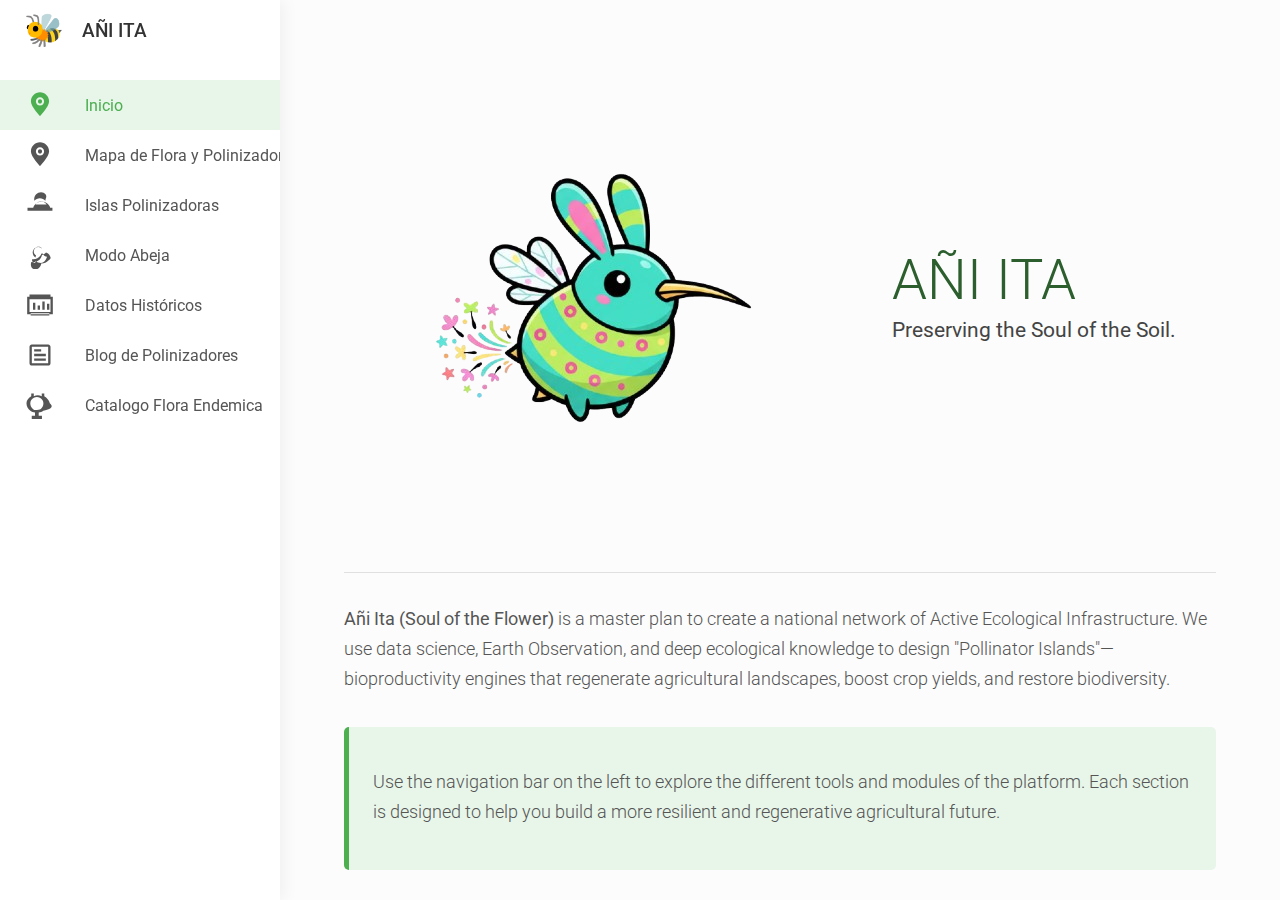
<file: dashboard.html>
<!DOCTYPE html>
<html lang="es">
<head>
    <meta charset="UTF-8">
    <meta name="viewport" content="width=device-width, initial-scale=1.0">
    <title>Plataforma AÑI ITA</title>
    <link rel="preconnect" href="https://fonts.googleapis.com">
    <link rel="preconnect" href="https://fonts.gstatic.com" crossorigin>
    <link href="https://fonts.googleapis.com/css2?family=Roboto:wght@300;400;500&display=swap" rel="stylesheet">
    <style>
        :root {
            --sidebar-width-collapsed: 80px;
            --sidebar-width-expanded: 280px;
            --primary-text-color: #333;
            --secondary-text-color: #555;
            --accent-color: #4CAF50;
            --background-light: #f4f7f6;
            --sidebar-background: #ffffff;
            --hover-background: #e8f5e9;
        }
        body {
            height: 100vh;
            margin: 0;
            font-family: 'Roboto', sans-serif;
            background-color: var(--background-light);
            color: var(--primary-text-color);
            display: flex; /* Usamos flexbox para el layout */
        }
        .nav-container {
            position: relative; /* Cambiado de fixed a relative */
            width: var(--sidebar-width-collapsed);
            height: 100vh;
            z-index: 1000;
            background-color: var(--sidebar-background);
            overflow: hidden;
            transition: width 0.3s cubic-bezier(0.4, 0, 0.2, 1);
            cursor: pointer;
            box-shadow: 4px 0px 15px rgba(0, 0, 0, 0.05);
            flex-shrink: 0; /* Evita que la sidebar se encoja */
        }
        .nav-container:hover {
            width: var(--sidebar-width-expanded);
        }
        .nav-list {
            list-style-type: none;
            padding: 0;
            margin: 0;
            height: 100%;
            display: flex;
            flex-direction: column;
        }
        .nav-header {
            display: flex;
            align-items: center;
            height: 60px;
            min-height: 60px;
            padding: 0 24px;
            margin-bottom: 20px;
            font-weight: 500;
            font-size: 1.2rem;
            white-space: nowrap;
        }
        .nav-header .logo-icon { font-size: 2rem; margin-right: 18px; }
        .nav-header .logo-text { opacity: 0; transition: opacity 0.2s ease-in-out; }
        .nav-container:hover .logo-text { opacity: 1; transition-delay: 0.1s; }
        .nav-item a {
            display: flex;
            align-items: center;
            height: 50px;
            text-decoration: none;
            color: var(--secondary-text-color);
            font-weight: 400;
            transition: background-color 0.2s ease, color 0.2s ease;
            white-space: nowrap;
        }
        .nav-item a:hover, .nav-item a.active {
            background-color: var(--hover-background);
            color: var(--accent-color);
        }
        .nav-item a:hover svg, .nav-item a.active svg { fill: var(--accent-color); }
        .nav-item svg {
            display: grid;
            place-items: center;
            width: var(--sidebar-width-collapsed);
            min-width: var(--sidebar-width-collapsed);
            height: 100%;
            width: 28px;
            height: 28px;
            fill: var(--secondary-text-color);
            transition: fill 0.2s ease;
        }
        .nav-text {
            opacity: 0;
            transform: translateX(-10px);
            transition: opacity 0.2s ease, transform 0.2s ease;
            padding-left: 5px;
        }
        .nav-container:hover .nav-text {
            opacity: 1;
            transform: translateX(0);
            transition-delay: 0.1s;
        }
        .content-wrapper {
            flex-grow: 1; /* Ocupa el espacio restante */
            height: 100vh;
            overflow-y: auto; /* Permite scroll solo en el contenido */
        }
        #content-frame {
            width: 100%;
            height: 100%;
            border: none;
        }
    </style>
</head>
<body>

    <!-- Iconos SVG -->
    <svg style="display:none;"><defs><g id="icon-map"><path d="M20.5,2C13.2,2,7.2,7.9,7.2,15.2c0,7.3,13.3,21.3,13.3,21.3s13.3-14,13.3-21.3C33.8,7.9,27.8,2,20.5,2z M20.5,21.2c-3.3,0-6-2.7-6-6s2.7-6,6-6s6,2.7,6,6S23.8,21.2,20.5,21.2z"/><path d="M20.5,12.2c-1.7,0-3,1.3-3,3s1.3,3,3,3s3-1.3,3-3S22.2,12.2,20.5,12.2z"/></g><g id="icon-island"><path d="M35.4,24.4c-0.2-1-0.6-2-1.2-2.9c-2.3-3.9-6.6-6.3-11.2-6.3c-4.6,0-8.9,2.4-11.2,6.3c-0.6,0.9-1,1.9-1.2,2.9H2.2v4.5h36.5v-4.5H35.4z M13.8,19.7c1.7-2.9,4.9-4.8,8.2-4.8s6.5,1.9,8.2,4.8H13.8z"/><path d="M22,2c-5.5,0-10,4.5-10,10c0,0.8,0.1,1.6,0.3,2.3c1.9-2.2,4.8-3.6,8-3.6c3.2,0,6,1.4,8,3.6c0.2-0.7,0.3-1.5,0.3-2.3C32,6.5,27.5,2,22,2z"/></g><g id="icon-bee"><path d="M35.6,22.9c-1.1-2.9-3.4-5.1-6.4-6.1c-0.3,0.4-0.6,0.8-1,1.1c-1.3,1.2-2.9,2-4.7,2.3c-0.3,1.5-0.8,2.9-1.6,4.2c-2.3,4.1-6.9,6.7-12,6.7c-0.7,0-1.4-0.1-2.1-0.2c-0.8,2-0.9,4.3-0.2,6.4c0.2,0.6,0.5,1.2,0.9,1.7c1.5,2,4.1,3,6.8,2.4c3.5-0.8,6.2-3.7,6.8-7.3c0.1-0.4,0.1-0.8,0.1-1.2c4.1,0.2,7.9-1.6,10.6-4.5C36.3,26.9,36.4,24.8,35.6,22.9z M13.4,32.3c-2.5,0-4.6-2-4.6-4.5c0-0.4,0.1-0.8,0.2-1.2c0.6,0.1,1.2,0.1,1.8,0.1c4.2,0,8.1-2.1,10.4-5.5c0.5-0.8,0.9-1.6,1.2-2.5c0.6-0.1,1.1-0.3,1.6-0.6c0.2,0.3,0.3,0.5,0.5,0.8c1.3,2.4,3.7,4,6.4,4.3C29.1,28.8,26,32.3,21.9,32.3C18.9,32.3,16,31.2,13.9,29.4C13.8,30.8,13.4,31.7,13.4,32.3z"/><path d="M23.1,10.6c-2.7-2.7-7-2.7-9.7,0s-2.7,7,0,9.7c0.4,0.4,0.8,0.7,1.3,1c-0.4,0.9-0.7,1.8-0.8,2.8c-3.9-2.3-5.3-7.2-3.1-11.1c2.2-3.9,7.2-5.3,11.1-3.1C24,11.7,23.7,11.1,23.1,10.6z"/></g><g id="icon-data"><path d="M8,38h32v4H8z M42,10V6H6v4H2v30h44V10H42z M42,36H6V14h36V36z"/><path d="M12,20h4v12h-4z M20,25h4v7h-4z M28,18h4v14h-4z M36,22h4v10h-4z"/></g><g id="icon-blog"><path d="M38,6H10C7.8,6,6,7.8,6,10v28c0,2.2,1.8,4,4,4h28c2.2,0,4-1.8,4-4V10C42,7.8,40.2,6,38,6z M38,38H10V10h28V38z"/><path d="M14,30h20v4H14z M14,22h20v4H14z M14,14h12v4H14z"/></g><g id="icon-agriculture"><path d="M36.7,19.3C35.5,14.5,32,10.5,28,8.3V4h-4v4.3c-4-2.2-8.5-2.2-12.5,0V4h-4v4.3C3.5,10.5,0,14.5,0,19.3c0,4.8,2.3,9,6.1,11.8c2.1,1.6,4.6,2.5,7.3,2.8v4.8h-5.1V44h16v-5.3h-5.1v-4.8c2.7-0.3,5.2-1.2,7.3-2.8C40.2,28.3,42.5,24.1,36.7,19.3z M10.1,28.2C7.5,26,6,22.8,6,19.3c0-3.5,2.3-6.7,5.6-8.5c3-1.6,6.4-1.6,9.4,0c3.3,1.7,5.6,4.9,5.6,8.5c0,3.5-1.5,6.7-4.1,8.9C20.6,29.4,17.4,30,14,30C12.8,30,11.5,29.8,10.1,28.2z"/></g></defs></svg>

    <!-- Barra de Navegación Lateral Persistente -->
    <nav class="nav-container">
        <ul class="nav-list">
            <li class="nav-header">
                <span class="logo-icon">🐝</span>
                <span class="logo-text">AÑI ITA</span>
            </li>
            <li class="nav-item">
                <a href="inicio.html" class="nav-link active">
                    <svg viewBox="0 0 41 41"><use xlink:href="#icon-map"></use></svg>
                    <span class="nav-text">Inicio</span>
                </a>
            </li>
            <li class="nav-item">
                <a href="mapa.html" class="nav-link">
                    <svg viewBox="0 0 41 41"><use xlink:href="#icon-map"></use></svg>
                    <span class="nav-text">Mapa de Flora y Polinizadores</span>
                </a>
            </li>
            <li class="nav-item">
                <a href="islas.html" class="nav-link">
                    <svg viewBox="0 0 41 41"><use xlink:href="#icon-island"></use></svg>
                    <span class="nav-text">Islas Polinizadoras</span>
                </a>
            </li>
            <li class="nav-item">
                <a href="modo-abeja.html" class="nav-link">
                    <svg viewBox="0 0 41 41"><use xlink:href="#icon-bee"></use></svg>
                    <span class="nav-text">Modo Abeja</span>
                </a>
            </li>
            <li class="nav-item">
                <a href="maching_learning.html" class="nav-link">
                    <svg viewBox="0 0 48 48"><use xlink:href="#icon-data"></use></svg>
                    <span class="nav-text">Datos Históricos</span>
                </a>
            </li>
            <li class="nav-item">
                <a href="blog.html" class="nav-link">
                    <svg viewBox="0 0 48 48"><use xlink:href="#icon-blog"></use></svg>
                    <span class="nav-text">Blog de Polinizadores</span>
                </a>
            </li>
            <li class="nav-item">
                <a href="agricultura.html" class="nav-link">
                    <svg viewBox="0 0 42.5 44"><use xlink:href="#icon-agriculture"></use></svg>
                    <span class="nav-text">Catalogo Flora Endemica</span>
                </a>
            </li>
        </ul>
    </nav>

    <!-- Contenedor donde se cargará el contenido -->
    <main class="content-wrapper">
        <iframe id="content-frame" src="inicio.html" name="content-frame"></iframe>
    </main>

    <script>
        document.addEventListener('DOMContentLoaded', function() {
            const links = document.querySelectorAll('.nav-link');
            const iframe = document.getElementById('content-frame');

            links.forEach(link => {
                link.addEventListener('click', function(event) {
                    event.preventDefault(); // Evita la recarga de la página
                    
                    // Actualiza el src del iframe
                    const pageUrl = this.getAttribute('href');
                    if (iframe.src !== pageUrl) {
                        iframe.src = pageUrl;
                    }

                    // Gestiona la clase 'active' para el estilo visual
                    links.forEach(l => l.classList.remove('active'));
                    this.classList.add('active');
                });
            });
        });
    </script>

</body>
</html>
</file>
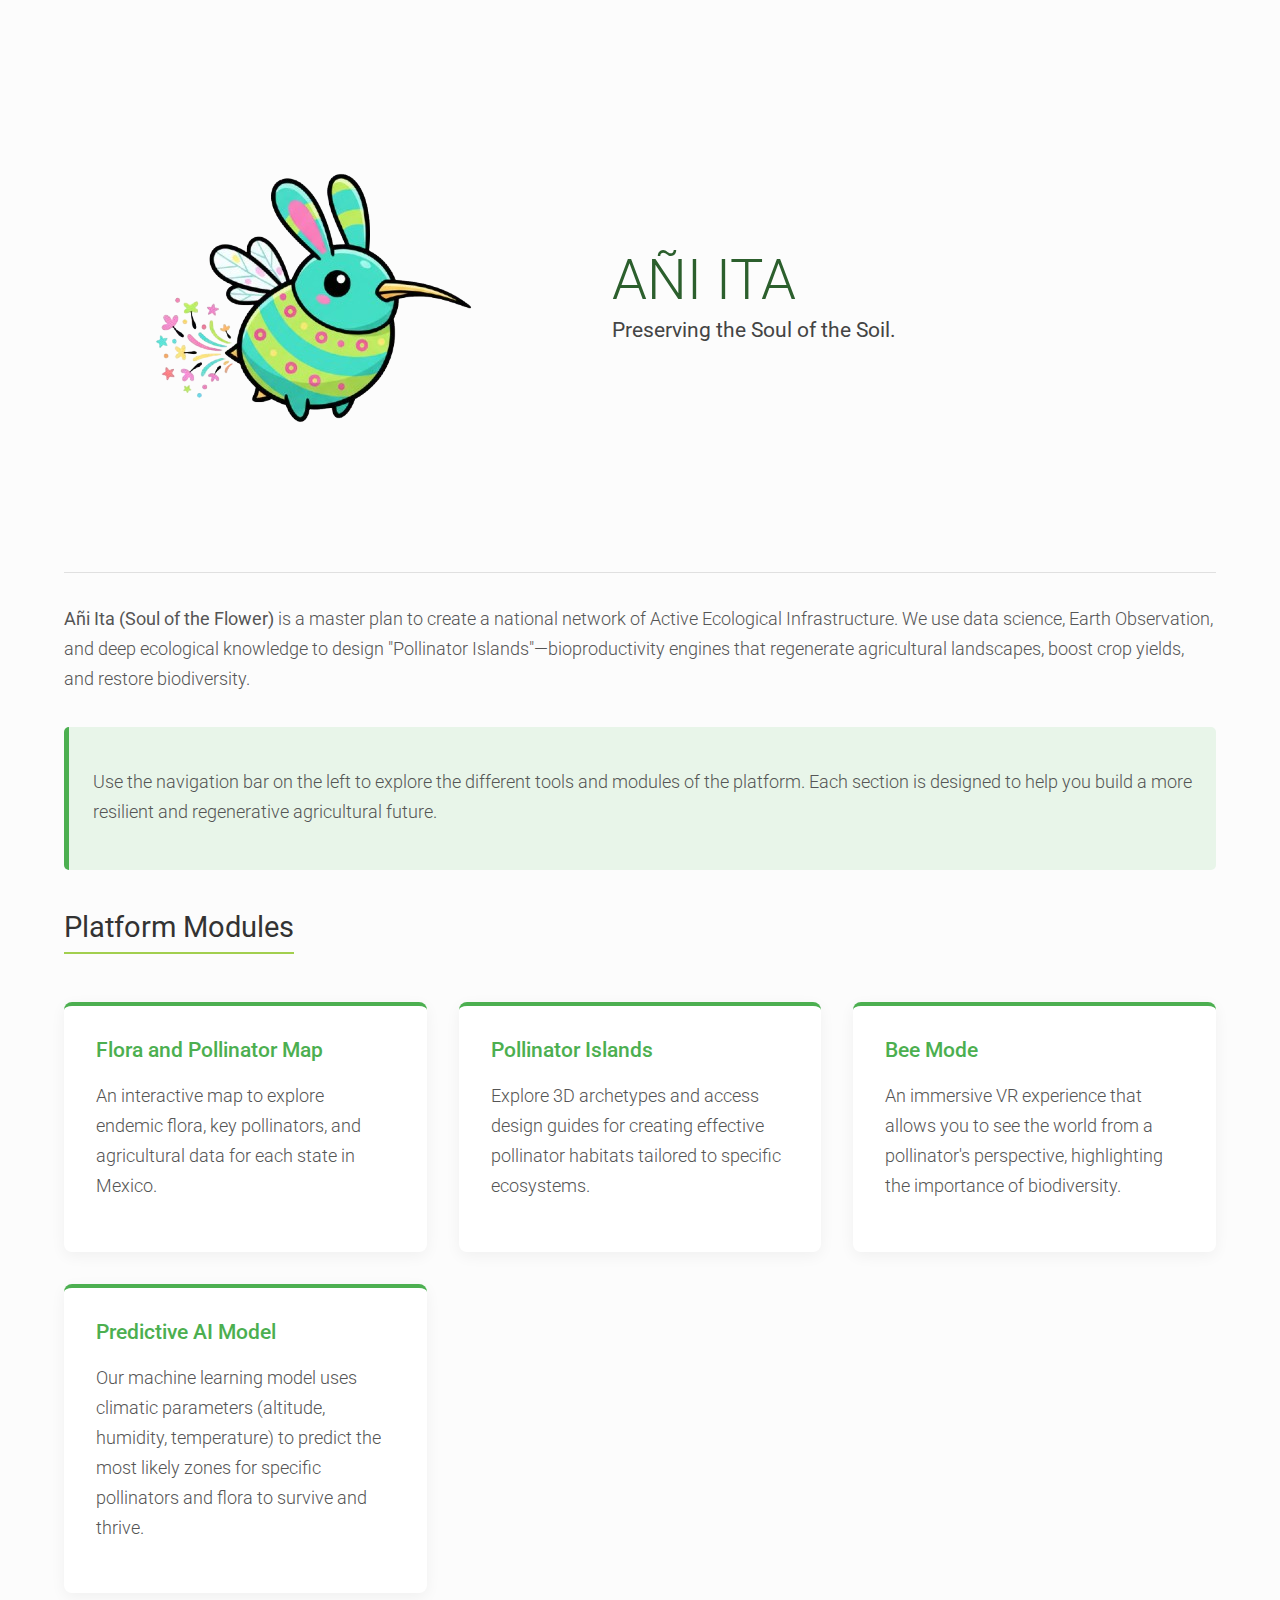
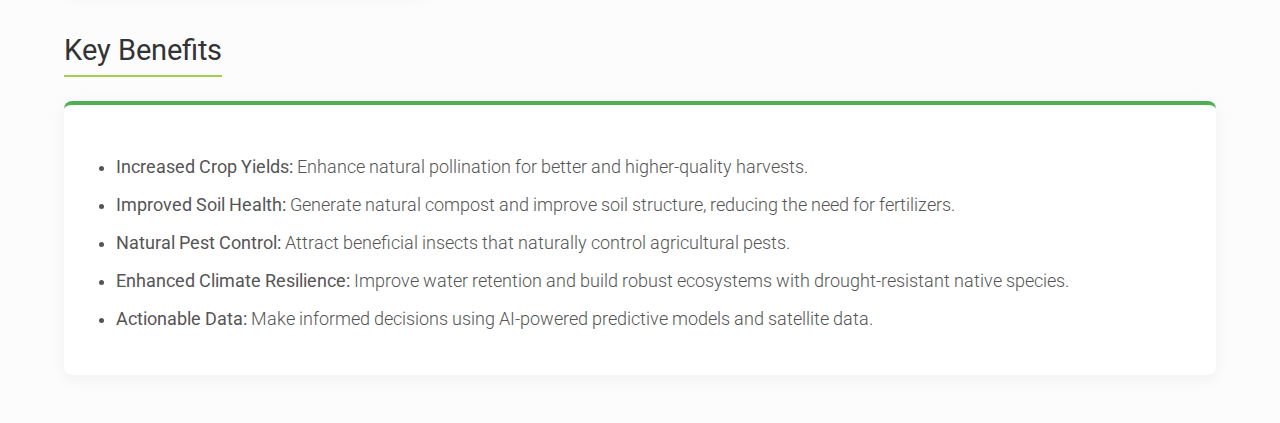
<file: inicio.html>
<!DOCTYPE html>
<html lang="en">
<head>
    <meta charset="UTF-8">
    <meta name="viewport" content="width=device-width, initial-scale=1.0">
    <title>Home</title>
    <link rel="preconnect" href="https://fonts.googleapis.com">
    <link rel="preconnect" href="https://fonts.gstatic.com" crossorigin>
    <link href="https://fonts.googleapis.com/css2?family=Roboto:wght@300;400;500;700&display=swap" rel="stylesheet">
    <style>
        body {
            font-family: 'Roboto', sans-serif;
            padding: 2.5rem 3.5rem;
            color: #333;
            background-color: #fcfcfc;
        }
        .header {
            border-bottom: 1px solid #e0e0e0;
            padding-bottom: 1.5rem;
            margin-bottom: 2rem;
        }

        /* --- New styles for Logo and Title --- */
        .logo-title-wrapper {
            display: flex;
            align-items: center;
            gap: 1.5rem;
        }
        .logo {
            flex-shrink: 0; /* Prevents the logo from shrinking */
        }
        .title-text h1 {
            font-weight: 300;
            font-size: 3.5rem;
            margin: 0;
            color: #2c5f2d; /* Dark Green */
        }
        .title-text .welcome-text {
            font-size: 1.3rem;
            color: #444;
            font-weight: 400;
            margin: 0;
        }
        /* --- End of New Styles --- */

        h2 {
            font-weight: 400;
            font-size: 1.8rem;
            margin-top: 2.5rem;
            color: #333;
            border-bottom: 2px solid #a2cf4e; /* Lime Green */
            padding-bottom: 0.5rem;
            display: inline-block;
        }
        p, li {
            font-size: 1.1rem;
            line-height: 1.7;
            font-weight: 300;
            color: #555;
        }
        .container {
            max-width: 1200px;
            margin: 0 auto;
        }
        .grid {
            display: grid;
            grid-template-columns: repeat(auto-fit, minmax(300px, 1fr));
            gap: 2rem;
            margin-top: 1.5rem;
        }
        .card {
            background-color: #ffffff;
            padding: 2rem;
            border-radius: 8px;
            box-shadow: 0 4px 15px rgba(0,0,0,0.05);
            border-top: 4px solid #4CAF50; /* Main Green */
        }
        .card h3 {
            font-weight: 500;
            font-size: 1.3rem;
            margin-top: 0;
            color: #4CAF50;
        }
        .card ul {
            padding-left: 20px;
            margin-bottom: 0;
        }
        .card li {
            margin-bottom: 0.5rem;
        }
        .highlight {
            background-color: #e8f5e9;
            padding: 1.5rem;
            border-left: 5px solid #4CAF50;
            border-radius: 5px;
            margin-top: 2rem;
        }
    </style>
</head>
<body>
    <div class="container">
        <div class="header">
            <div class="logo-title-wrapper">
                <!-- SVG Logo for Añi Ita -->
                <img src="images/logo.png" alt="AÑI ITA Logo" class="logo-icon">
                    <style>
                        .petal { fill: #4CAF50; transition: transform 0.4s cubic-bezier(0.175, 0.885, 0.32, 1.275); }
                        .logo:hover .petal { transform: scale(1.08); }
                        .center { fill: #fdd835; }
                    </style>
                    <g transform="translate(50,50) rotate(-15)">
                        <path class="petal" d="M0 -45 C 25 -45, 25 -10, 0 0 C -25 -10, -25 -45, 0 -45 Z" transform="rotate(0)"/>
                        <path class="petal" d="M0 -45 C 25 -45, 25 -10, 0 0 C -25 -10, -25 -45, 0 -45 Z" transform="rotate(60)"/>
                        <path class="petal" d="M0 -45 C 25 -45, 25 -10, 0 0 C -25 -10, -25 -45, 0 -45 Z" transform="rotate(120)"/>
                        <path class="petal" d="M0 -45 C 25 -45, 25 -10, 0 0 C -25 -10, -25 -45, 0 -45 Z" transform="rotate(180)"/>
                        <path class="petal" d="M0 -45 C 25 -45, 25 -10, 0 0 C -25 -10, -25 -45, 0 -45 Z" transform="rotate(240)"/>
                        <path class="petal" d="M0 -45 C 25 -45, 25 -10, 0 0 C -25 -10, -25 -45, 0 -45 Z" transform="rotate(300)"/>
                        <circle class="center" cx="0" cy="0" r="18"/>
                    </g>
                </svg>
                <div class="title-text">
                    <h1>AÑI ITA</h1>
                    <p class="welcome-text">Preserving the Soul of the Soil.</p>
                </div>
            </div>
        </div>

        <p><strong>Añi Ita (Soul of the Flower)</strong> is a master plan to create a national network of Active Ecological Infrastructure. We use data science, Earth Observation, and deep ecological knowledge to design "Pollinator Islands"—bioproductivity engines that regenerate agricultural landscapes, boost crop yields, and restore biodiversity.</p>

        <div class="highlight">
            <p>Use the navigation bar on the left to explore the different tools and modules of the platform. Each section is designed to help you build a more resilient and regenerative agricultural future.</p>
        </div>

        <h2>Platform Modules</h2>
        <div class="grid">
            <div class="card">
                <h3>Flora and Pollinator Map</h3>
                <p>An interactive map to explore endemic flora, key pollinators, and agricultural data for each state in Mexico.</p>
            </div>
            <div class="card">
                <h3>Pollinator Islands</h3>
                <p>Explore 3D archetypes and access design guides for creating effective pollinator habitats tailored to specific ecosystems.</p>
            </div>
            <div class="card">
                <h3>Bee Mode</h3>
                <p>An immersive VR experience that allows you to see the world from a pollinator's perspective, highlighting the importance of biodiversity.</p>
            </div>
            <div class="card">
                <h3>Predictive AI Model</h3>
                <p>Our machine learning model uses climatic parameters (altitude, humidity, temperature) to predict the most likely zones for specific pollinators and flora to survive and thrive.</p>
            </div>
        </div>

        <h2>Key Benefits</h2>
        <div class="card">
            <ul>
                <li><strong>Increased Crop Yields:</strong> Enhance natural pollination for better and higher-quality harvests.</li>
                <li><strong>Improved Soil Health:</strong> Generate natural compost and improve soil structure, reducing the need for fertilizers.</li>
                <li><strong>Natural Pest Control:</strong> Attract beneficial insects that naturally control agricultural pests.</li>
                <li><strong>Enhanced Climate Resilience:</strong> Improve water retention and build robust ecosystems with drought-resistant native species.</li>
                <li><strong>Actionable Data:</strong> Make informed decisions using AI-powered predictive models and satellite data.</li>
            </ul>
        </div>
    </div>
</body>
</html>
</file>
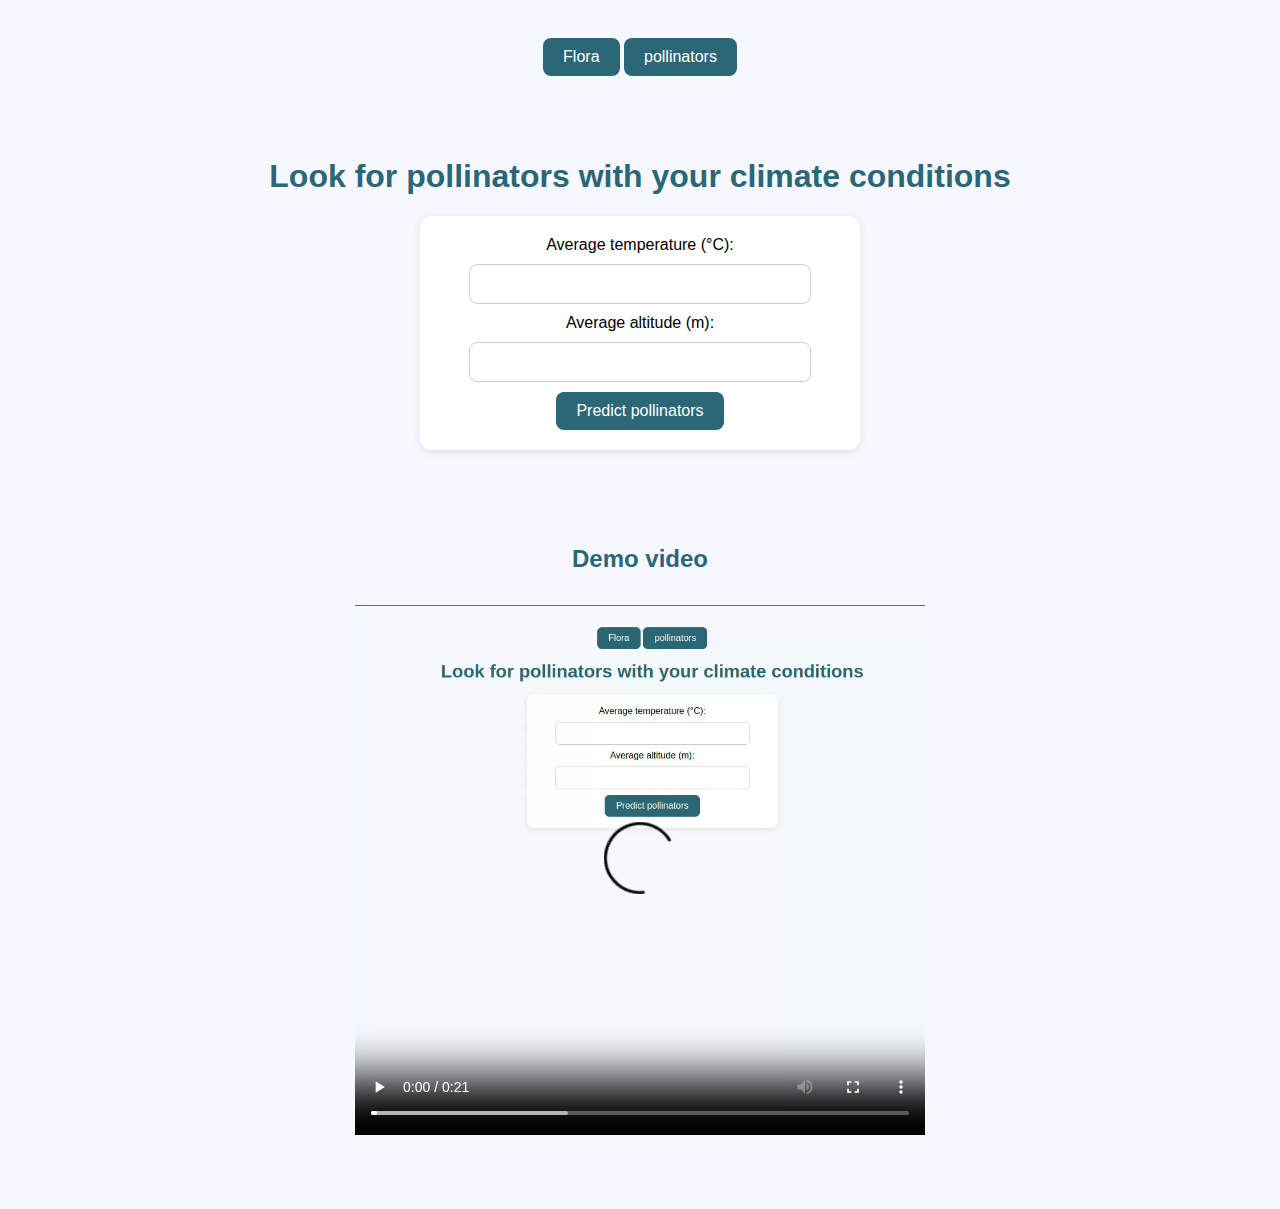
<file: maching_learning.html>
<!DOCTYPE html>
<html lang="es">
<head>
  <meta charset="UTF-8">
  <meta name="viewport" content="width=device-width, initial-scale=1.0">
  <title>Predicción de Flora y Polinizadores</title>
  <style>
    body {
      font-family: Arial, sans-serif;
      background: #f5f9ff;
      text-align: center;
      padding: 30px;
    }

    h1, h2{
      color: #2b6777;
    }

    .input-container {
      margin: 15px auto;
      max-width: 400px;
      background: #fff;
      padding: 20px;
      border-radius: 12px;
      box-shadow: 0 2px 8px rgba(0,0,0,0.1);
    }

    input {
      width: 80%;
      padding: 10px;
      margin: 10px;
      border-radius: 8px;
      border: 1px solid #ccc;
      font-size: 16px;
    }

    button {
      padding: 10px 20px;
      border: none;
      background: #2b6777;
      color: white;
      border-radius: 8px;
      font-size: 16px;
      cursor: pointer;
    }

    button:hover {
      background: #1e4f5c;
    }

    #resultado {
      margin-top: 20px;
      font-size: 18px;
      color: #333;
    }

    #grafPol img, #grafFlora img {
      margin-top: 20px;
      max-width: 80%;
      border-radius: 10px;
      display: none;
    }
    
    #grafPol, #grafFlora {
        display: flex; 
        justify-content: center; 
        align-items: center;
    }

    #MFlora, #Mpollinators {
        display: none; 
        padding: 5%;
    }
  </style>
</head>
<body>

    <div>
        <button onclick="mostrarFlora()">Flora</button>
        <button onclick="mostrarpollinators()">pollinators</button>
    </div>

    <div id="Mpollinators">
        <h1>Look for pollinators with your climate conditions</h1>
    
        <div class="input-container">
            <label>Average temperature (°C):</label><br>
            <input type="number" id="temperaturaPol" step="0.1"><br>
    
            <label>Average altitude (m):</label><br>
            <input type="number" id="altitudPol" step="1"><br>
    
            <button onclick="solicitarPrediccionpollinators()">Predict pollinators</button>
        </div>
    
        <div id="grafPol">
            <img id="graficaPol" alt="Gráfica de predicción" style="display:none">
        </div>
    </div>
    
    <div id="MFlora">
        <h1>Look for flora with your climatic conditions</h1>
    
        <div class="input-container">
            <label>Average temperature (°C):</label><br>
            <input type="number" id="temperaturaFlora" step="0.1"><br>
    
            <label>humidity (%):</label><br>
            <input type="number" id="humedadFlora" step="0.1"><br>
    
            <label>Average altitude  (m):</label><br>
            <input type="number" id="altitudFlora" step="1"><br>
    
            <button onclick="solicitarPrediccionFlora()">Predict flora</button>
        </div>
    
        <div id="grafFlora">
            <img id="graficaFlora" alt="Gráfica de predicción" style="display:none">
        </div>
    </div>
    
    <h2>Demo video</h2>

    <div style="margin: 2rem;">
        <video src="videos/video_ML.webm" width="50%" controls></video>
    </div>

    
<script>
// --- INICIO DE LA MODIFICACIÓN ---

// Ya no necesitamos las constantes de IP y Puerto en el frontend.
// Las hemos movido a los archivos del proxy en la carpeta /api.

async function solicitarPrediccionpollinators() {
    const temp = document.getElementById("temperaturaPol").value;
    const alt = document.getElementById("altitudPol").value;

    if (!temp || !alt) {
        alert("Por favor, ingresa temperatura y altitud.");
        return;
    }

    try {
        // CAMBIO: La URL ahora apunta a nuestro proxy de Vercel.
        const urlBase = `/api/polinizadores?temperatura=${temp}&altitud=${alt}`;

        // Predicción sin gráfica (opcional, si aún la necesitas en consola)
        const respPred = await fetch(`${urlBase}&grafica=false`);
        const dataPred = await respPred.json();
        console.log("Polinizadores predichos:", dataPred);

        // Predicción con gráfica
        const respPlot = await fetch(`${urlBase}&grafica=true`);
        const blob = await respPlot.blob();
        const url = URL.createObjectURL(blob);
        const grafica = document.getElementById("graficaPol");
        grafica.src = url;
        grafica.style.display = "block";

    } catch (error) {
        console.error("Error al solicitar predicción:", error);
        // Nota: Tu HTML no tiene un elemento con id="resultado", por lo que la siguiente línea daría error. La comento.
        // document.getElementById("resultado").innerText = "Error al conectarse al servidor.";
        alert("Error al conectarse al servidor de predicción.");
    }
}

async function solicitarPrediccionFlora() {
    const temp = document.getElementById("temperaturaFlora").value;
    const hum = document.getElementById("humedadFlora").value;
    const alt = document.getElementById("altitudFlora").value;

    if (!temp || !hum || !alt) {
        alert("Por favor, ingresa temperatura, humedad y altitud.");
        return;
    }

    try {
        // CAMBIO: La URL ahora apunta a nuestro proxy de Vercel.
        const urlBase = `/api/flora?temperatura=${temp}&humedad=${hum}&altitud=${alt}`;
        
        // Predicción flora sin gráfica (opcional)
        const respPred = await fetch(`${urlBase}&grafica=false`);
        const dataPred = await respPred.json();
        console.log("Flora predicha:", dataPred);

        // Predicción flora con gráfica
        const respPlot = await fetch(`${urlBase}&grafica=true`);
        const blob = await respPlot.blob();
        const url = URL.createObjectURL(blob);
        const grafica = document.getElementById("graficaFlora");
        grafica.src = url;
        grafica.style.display = "block";

    } catch (error) {
        console.error("Error al solicitar predicción:", error);
        // Nota: Tu HTML no tiene un elemento con id="resultado", por lo que la siguiente línea daría error. La comento.
        // document.getElementById("resultado").innerText = "Error al conectarse al servidor.";
        alert("Error al conectarse al servidor de predicción.");
    }
}

function mostrarFlora() {
    document.getElementById("MFlora").style.display = "block";        
    document.getElementById("Mpollinators").style.display = "none"; 
}

function mostrarpollinators() {
    document.getElementById("Mpollinators").style.display = "block"; 
    document.getElementById("MFlora").style.display = "none";          
}

window.onload = () => {
    mostrarpollinators();
}

// --- FIN DE LA MODIFICACIÓN ---
</script>

</body>
</html>
</file>
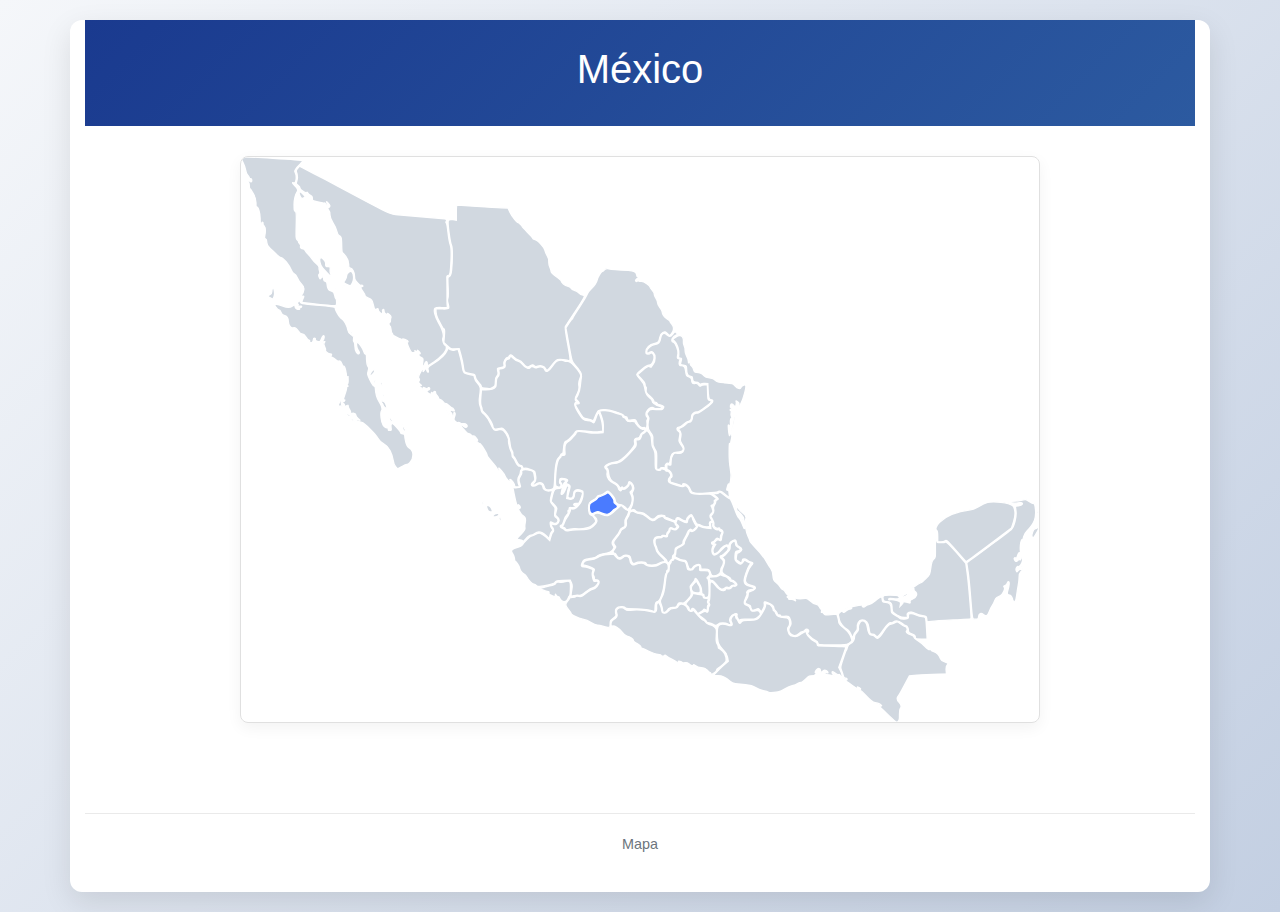
<file: mapa.html>
<!DOCTYPE html>
<html lang="es">
<head>
    <meta charset="UTF-8">
    <meta name="viewport" content="width=device-width, initial-scale=1.0">
    <title>Mapa Interactivo de México - INEGI</title>
    <link rel="stylesheet" href="css/interactive_map.css">
    <link rel="stylesheet" href="https://cdn.jsdelivr.net/npm/bootstrap@4.1.3/dist/css/bootstrap.min.css">
</head>
<body>
    <div class="container">
        <header>
            <h1>México</h1>
        </header>
        
        <div class="content">
            
            <div class="map-container">
                <svg class="mexico-cifras__mapa" xmlns="http://www.w3.org/2000/svg" viewBox="199.866 127.471 600 425">
                    <g id="estados-mexico">
                        </g>
                </svg>
            </div>
            
        </div>
        
        <footer>
            <p>Mapa</p>
        </footer>
    </div>

    <div class="modal fade" id="stateModal" tabindex="-1" role="dialog" aria-labelledby="stateModalLabel" aria-hidden="true">
      <div class="modal-dialog modal-lg" role="document">
        <div class="modal-content">
          <div class="modal-header">
            <h5 class="modal-title" id="stateName">Estado</h5>
            <button type="button" class="close" data-dismiss="modal" aria-label="Close">
              <span aria-hidden="true">&times;</span>
            </button>
          </div>
          <div class="modal-body">
            <div class="row">
                <div class="col-md-4">
                    <h6>Vegetation Indices (Example)</h6>
                    <p class="mb-1"><strong>NDVI:</strong> <span id="ndviValue">--</span></p>
                    <p class="mb-1"><strong>NBR:</strong> <span id="nbrValue">--</span></p>
                    <p class="mb-1"><strong>EVI:</strong> <span id="eviValue">--</span></p>
                    <div id="vegetationStatus" class="alert alert-secondary mt-2">--</div>
                </div>
                <div class="col-md-8">
                    <div id="analysisResult"></div>
                    <hr>
                    <h6 class="mt-3">Flora Nativa Representativa</h6>
                    <div id="floraImages" class="d-flex flex-wrap justify-content-around">
                        </div>
                </div>
            </div>
            </div>
        </div>
      </div>
    </div>

    <script src="js/data_mapa.js"></script>
    <script src="js/interactive_map.js"></script>
    <script src="https://code.jquery.com/jquery-3.3.1.slim.min.js"></script>
    <script src="https://cdn.jsdelivr.net/npm/popper.js@1.14.3/dist/umd/popper.min.js"></script>
    <script src="https://cdn.jsdelivr.net/npm/bootstrap@4.1.3/dist/js/bootstrap.min.js"></script>
</body>
</html>
</file>
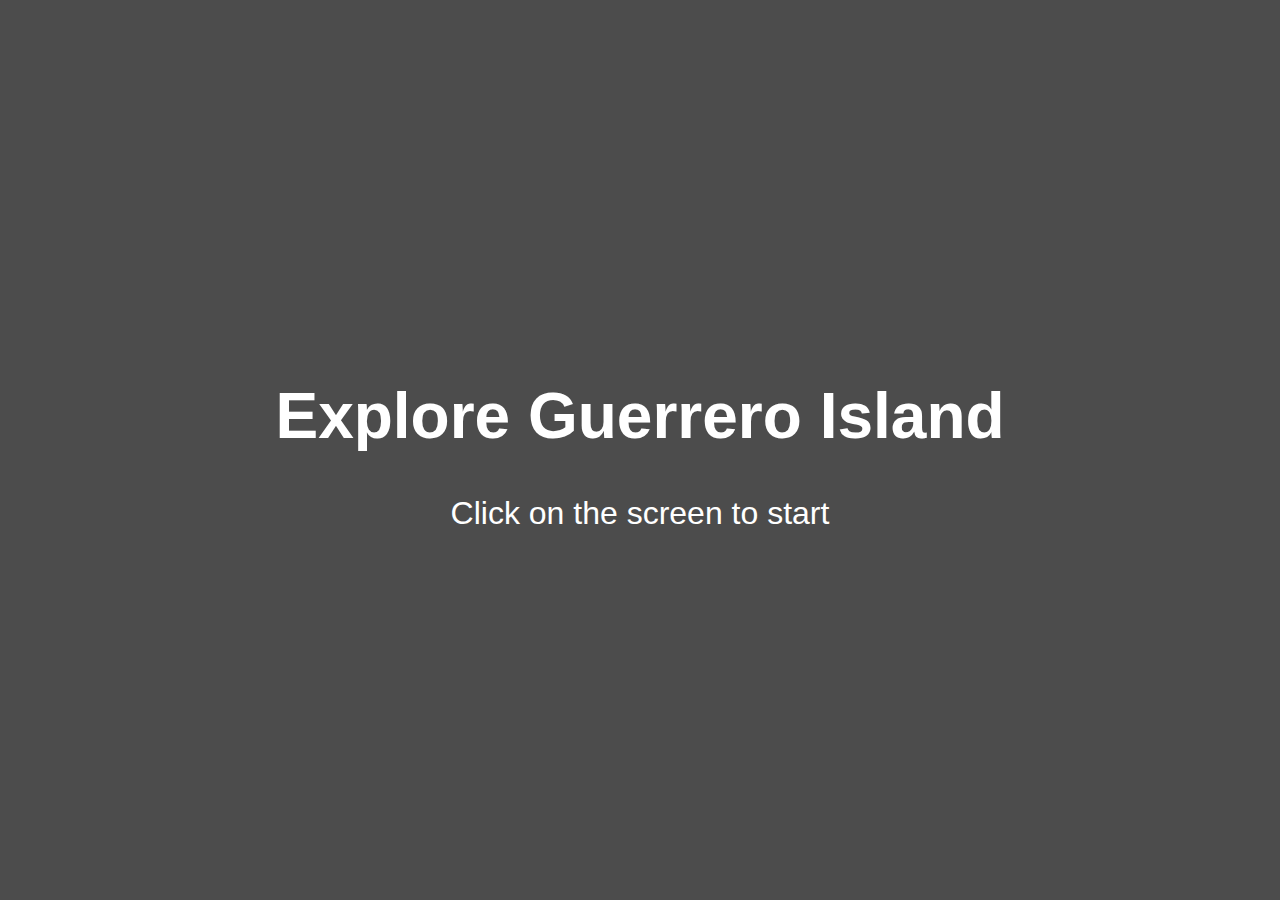
<file: modo-abeja.html>
<!DOCTYPE html>
<html>
<head>
    <title>Bee Mode - Pollinator Island of Chiapas</title>
    <script src="https://aframe.io/releases/1.5.0/aframe.min.js"></script>

    <style>
        #start-overlay {
            position: absolute;
            top: 0;
            left: 0;
            width: 100%;
            height: 100%;
            background-color: rgba(0, 0, 0, 0.7);
            color: white;
            z-index: 10;
            display: flex;
            justify-content: center;
            align-items: center;
            text-align: center;
            font-family: Arial, sans-serif;
            font-size: 2rem;
            cursor: pointer;
        }
    </style>
</head>

<body>
    <div id="start-overlay">
        <div>
            <h1>Explore Guerrero Island</h1>
            <p>Click on the screen to start</p>
        </div>
    </div>

    <a-scene background="color: #ECEFF1">

        <a-assets>
            <a-asset-item id="chiapas-model" src="modelos/isla_chiapas.glb"></a-asset-item>
        </a-assets>

        <a-sky color="#87CEEB"></a-sky> 
        <a-plane position="0 0 0" rotation="-90 0 0" width="100" height="100" color="#7BC8A4" shadow="receive: true"></a-plane>
        <a-light type="ambient" color="#AAA"></a-light>
        <a-light type="directional" color="#FFF" intensity="1.0" position="-1 2 2" castShadow="true"></a-light>

        <a-gltf-model 
            id="island-model" 
            src="#chiapas-model" 
            scale="0.8 0.8 0.8" 
            position="0 0.1 0"
            shadow="cast: true">
        </a-gltf-model>

        <a-entity id="player" position="0 30 25" universal-controls wasd-controls="fly: true; acceleration: 30">
            <a-entity 
                camera="near: 0.01" 
                rotation="-45 0 0"
                look-controls="pointerLockEnabled: true">
                <a-cursor></a-cursor> 
            </a-entity>
        </a-entity>
        
    </a-scene>

    <script>
        const startOverlay = document.querySelector('#start-overlay');
        const scene = document.querySelector('a-scene');

        startOverlay.addEventListener('click', () => {
            startOverlay.style.display = 'none';
            // Al hacer clic, le pedimos a la escena que bloquee el puntero (para los controles)
            scene.canvas.requestPointerLock();
        });
    </script>
</body>
</html>
</file>
<file: css/interactive_map.css>
* {
    margin: 0;
    padding: 0;
    box-sizing: border-box;
}

body {
    font-family: 'Segoe UI', Tahoma, Geneva, Verdana, sans-serif;
    background: linear-gradient(135deg, #f5f7fa 0%, #c3cfe2 100%);
    color: #333;
    line-height: 1.6;
    padding: 20px;
    min-height: 100vh;
}

.container {
    max-width: 1200px;
    margin: 0 auto;
    background: white;
    border-radius: 12px;
    box-shadow: 0 10px 30px rgba(0, 0, 0, 0.1);
    overflow: hidden;
}

header {
    background: linear-gradient(135deg, #1a3a8f 0%, #2c5aa0 100%);
    color: white;
    padding: 25px 30px;
    text-align: center;
}

h1 {
    font-size: 2.2rem;
    margin-bottom: 8px;
    font-weight: 600;
}

.subtitle {
    font-size: 1.1rem;
    opacity: 0.9;
    max-width: 600px;
    margin: 0 auto;
}

.content {
    padding: 30px;
    display: flex;
    flex-direction: column;
    align-items: center;
}

.map-container {
    width: 100%;
    max-width: 800px;
    margin: 0 auto 30px;
    border: 1px solid #e0e0e0;
    border-radius: 8px;
    overflow: hidden;
    box-shadow: 0 5px 15px rgba(0, 0, 0, 0.05);
}

.mexico-cifras__mapa {
    width: 100%;
    height: auto;
    display: block;
}

.mexico-cifras__mapa path {
    fill: #d1d8e0;
    stroke: #ffffff;
    stroke-width: 1;
    transition: all 0.3s ease;
}

.mexico-cifras__mapa path:hover {
    fill: #4a7bff;
    cursor: pointer;
    transform: translateY(-2px);
    filter: drop-shadow(0 3px 5px rgba(0, 0, 0, 0.2));
}

.mexico-cifras__mapa path.active {
    fill: #4a7bff;
}

.info-panel {
    background: #f8f9fa;
    border-radius: 8px;
    padding: 20px;
    width: 100%;
    max-width: 800px;
    margin-top: 20px;
    border-left: 4px solid #2c5aa0;
}

.info-panel h3 {
    color: #2c5aa0;
    margin-bottom: 15px;
    font-size: 1.4rem;
}

.state-info {
    display: grid;
    grid-template-columns: repeat(auto-fill, minmax(200px, 1fr));
    gap: 15px;
}

.state-item {
    background: white;
    padding: 12px 15px;
    border-radius: 6px;
    box-shadow: 0 2px 5px rgba(0, 0, 0, 0.05);
    transition: transform 0.2s;
}

.state-item:hover {
    transform: translateY(-3px);
    box-shadow: 0 4px 8px rgba(0, 0, 0, 0.1);
}

.state-name {
    font-weight: 600;
    color: #2c5aa0;
    margin-bottom: 5px;
}

.state-id {
    font-size: 0.85rem;
    color: #6c757d;
}

footer {
    text-align: center;
    padding: 20px;
    margin-top: 30px;
    color: #6c757d;
    font-size: 0.9rem;
    border-top: 1px solid #eaeaea;
}

@media (max-width: 768px) {
    .content {
        padding: 20px;
    }
    
    h1 {
        font-size: 1.8rem;
    }
    
    .state-info {
        grid-template-columns: 1fr;
    }
}
</file>
